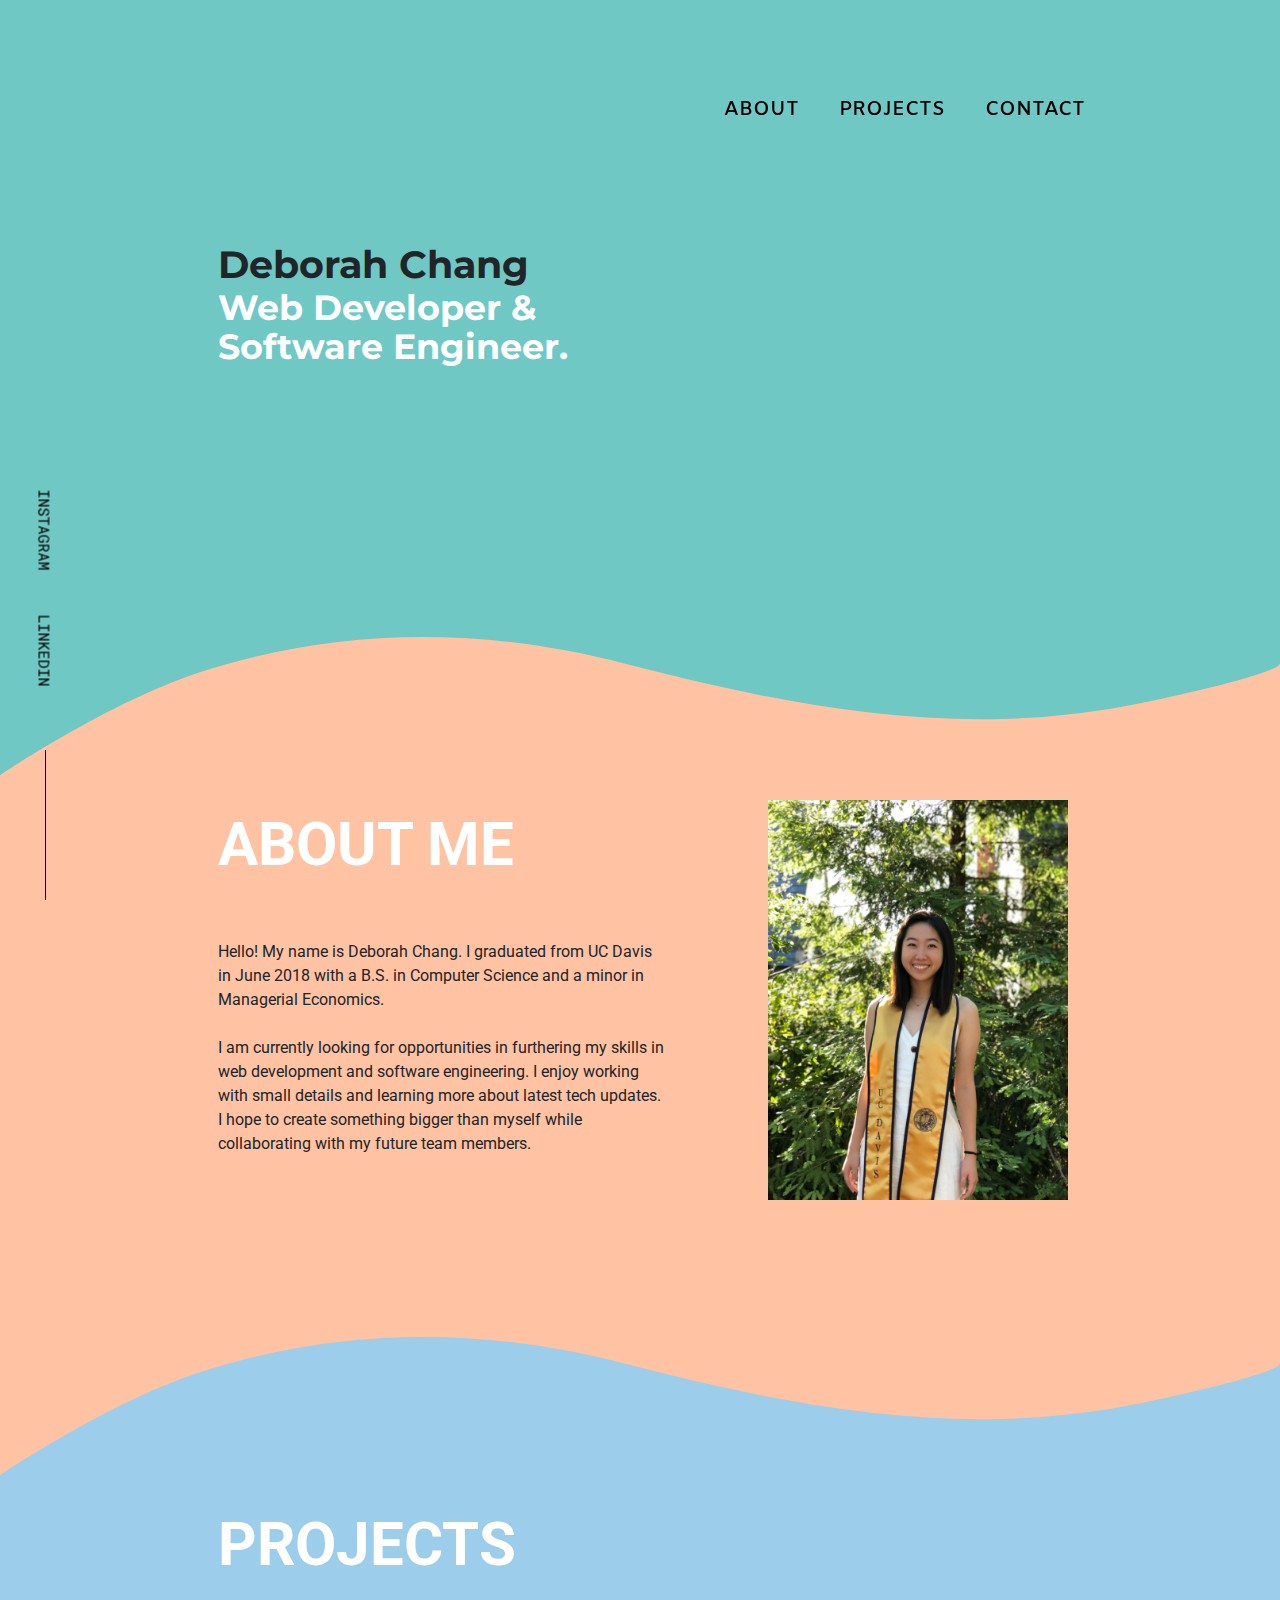
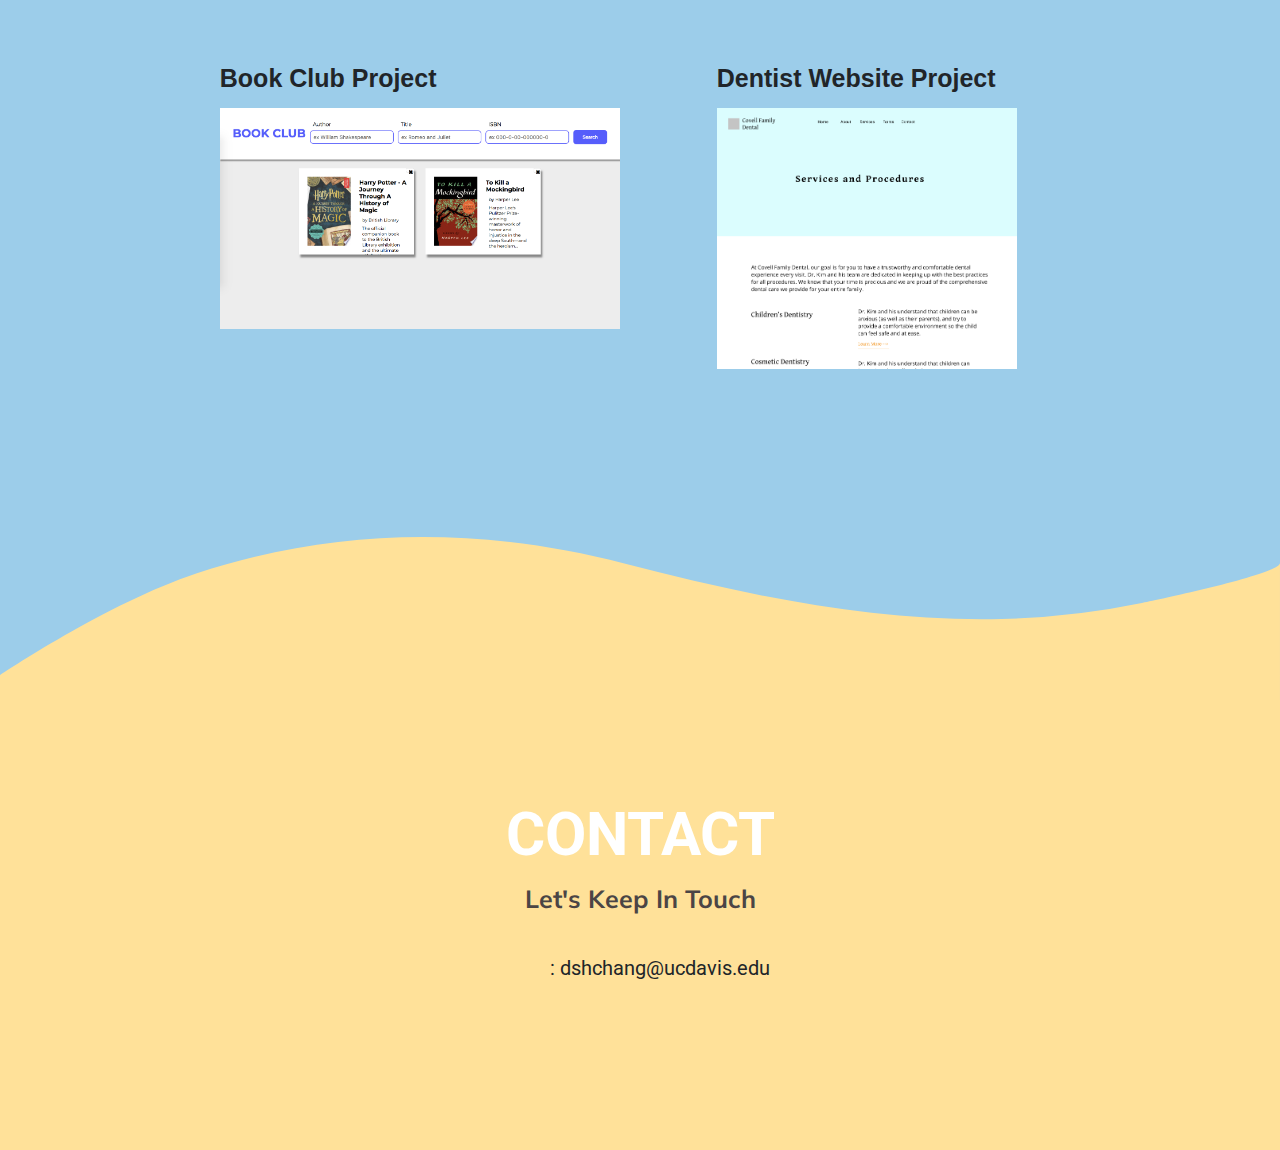
<file: index.html>
<!DOCTYPE html>

<html>
    <head>
        <link rel="stylesheet" type="text/css" href="main.css">
        
        <!--- for animate.css --->
        <link rel="stylesheet" href="https://maxcdn.bootstrapcdn.com/bootstrap/4.0.0/css/bootstrap.min.css" integrity="sha384-Gn5384xqQ1aoWXA+058RXPxPg6fy4IWvTNh0E263XmFcJlSAwiGgFAW/dAiS6JXm" crossorigin="anonymous">
        <link rel="stylesheet" href="https://cdnjs.cloudflare.com/ajax/libs/animate.css/3.7.0/animate.css" />       
        <meta name="viewport" content="width=device-width, initial-scale=1.0">
        
        <script src="http://ajax.googleapis.com/ajax/libs/jquery/1.8.1/jquery.min.js"></script>
            
        <!--- jQuery CDN --->
        <script
        src="https://code.jquery.com/jquery-3.3.1.js"
        integrity="sha256-2Kok7MbOyxpgUVvAk/HJ2jigOSYS2auK4Pfzbm7uH60="
        crossorigin="anonymous">
        </script>    
        
        <!--- font awesome --->
        <link rel="stylesheet" href="https://use.fontawesome.com/releases/v5.1.1/css/all.css" integrity="sha384-O8whS3fhG2OnA5Kas0Y9l3cfpmYjapjI0E4theH4iuMD+pLhbf6JI0jIMfYcK3yZ" crossorigin="anonymous">
        
        <!--- Montserrat font --->
        <link href="https://fonts.googleapis.com/css?family=Montserrat:300,400,700" rel="stylesheet">
        
        <!--- Roboto Mono font --->
        <link href="https://fonts.googleapis.com/css?family=Roboto+Mono:300,400" rel="stylesheet">
        
        <!--- Roboto font --->
        <link href="https://fonts.googleapis.com/css?family=Roboto:400,700" rel="stylesheet">
        
        <!--- Muli font --->
        <link href="https://fonts.googleapis.com/css?family=Muli:400,700" rel="stylesheet">
        
        <!--- Amiko font --->
        <link href="https://fonts.googleapis.com/css?family=Amiko:400,600" rel="stylesheet">
    </head>
    
    <body>
        <section class="mainblock">
            <svg id="curveone" data-name="Layer 1" xmlns="http://www.w3.org/2000/svg" viewBox="0 0 1400 178.34"><path class="cls-1" d="M0,282.77s117.2-79,215.36-111.48c153.81-50.81,311.81-51,467.52-10.51,134.44,35,273.25,63.76,412.87,60.51a857.4,857.4,0,0,0,153.18-17.4C1264.4,200.7,1400,172.41,1400,160V310H0Z" transform="translate(0 -131.67)"/></svg>
        
            <ul class="nav">
                <li><a href="#curveone" class="underline animated fadeIn">ABOUT</a></li>
                <li><a href="#curvetwo" class="underline animated fadeIn">PROJECTS</a></li>
                <li><a href="#curvethree" class="underline animated fadeIn">CONTACT</a></li>
            </ul>

            <p class="titlename animated fadeIn">Deborah Chang</p>
            <p class="titlebio animated fadeIn">Web Developer &</p>
            <p class="titlebio animated fadeIn">Software Engineer.</p>
            
            <div class="sidecontact">
                <a href="https://www.instagram.com/debochang/" class="animated fadeIn" target="_blank">INSTAGRAM</a>
                <a href="https://www.linkedin.com/in/deborah-chang-b2a832151/" class="animated fadeIn" target="_blank">LINKEDIN</a>
            </div>
            <div class="v1 animated fadeIn"></div>
        </section>
        

        <section class="aboutblock">
            <svg id="curvetwo" data-name="Layer 1" xmlns="http://www.w3.org/2000/svg" viewBox="0 0 1400 178.34"><path class="cls-1" d="M0,282.77s117.2-79,215.36-111.48c153.81-50.81,311.81-51,467.52-10.51,134.44,35,273.25,63.76,412.87,60.51a857.4,857.4,0,0,0,153.18-17.4C1264.4,200.7,1400,172.41,1400,160V310H0Z" transform="translate(0 -131.67)"/></svg>
         
            <div class="scroll-animations">
                <div class="animated">    
                    <p class="titleabout">ABOUT ME</p>
                    <img src="picofme.jpeg" class="picofme">
            
                    <p class="bioabout">
                    Hello! My name is Deborah Chang. I graduated from UC Davis in June 2018 with a B.S. in Computer Science and a minor in Managerial Economics.
                    <br><br>
                    I am currently looking for opportunities in furthering my skills in web development and software engineering. I enjoy working with small details and learning more about latest tech updates. I hope to create something bigger than myself while collaborating with my future team members.
                    </p>          
                </div>
            </div>

        </section>   
        
        <section class="projectsblock">
            <svg id="curvethree" data-name="Layer 1" xmlns="http://www.w3.org/2000/svg" viewBox="0 0 1400 178.34"><path class="cls-1" d="M0,282.77s117.2-79,215.36-111.48c153.81-50.81,311.81-51,467.52-10.51,134.44,35,273.25,63.76,412.87,60.51a857.4,857.4,0,0,0,153.18-17.4C1264.4,200.7,1400,172.41,1400,160V310H0Z" transform="translate(0 -131.67)"/></svg>
     
            <div class="scroll-animations">
                <div class="animated">
                    <p class="titleprojects">PROJECTS</p>
                    <div class="projectone">
                        <p class="bookclubtitle">Book Club Project</p>
                        <div class="container">
                            <img src="bookclubimage.png"  class="bookclubimg">   
                            <div class="overlay">
                                <a href="https://codepen.io/deborahchang3/pen/XBpwjm" class="icon" title="User Profile" target="_blank">
                                    <i class="fab fa-codepen"></i>
                                </a>
                            </div>
                        </div>            
                    </div>
                
                    <div class="projecttwo">
                        <p class="dentisttitle">Dentist Website Project</p>
                        <div class="containertwo">
                            <img src="dentistimage.png" class="dentistimg">
                            <div class="overlay">
                                <div class="text">Coming soon!</div>
                            </div>
                        </div>           
                    </div>         
                </div>
            </div>
        
        </section>   
        
        <section class="contactblock">
            
            <div class="scroll-animations">
                <div class="animated">
                    <div class="contactintro">
                        <p class="titlecontact">CONTACT</p>
                        <p class="keepintouch">Let's Keep In Touch</p>
                    </div>
          
                    <i class="far fa-envelope"></i>
                    <p class="email">: dshchang@ucdavis.edu </p>
        
                    <a href="https://www.instagram.com/debochang/" target="_blank"><i class="fab contact fa-instagram"></i></a>
                    <a href="https://www.linkedin.com/in/deborah-chang-b2a832151/" target="_blank"><i class="fab contact fa-linkedin"></i></a>
                    <a href="https://github.com/deborah3" target="_blank"><i class="fab contact fa-github"></i></a>
                </div>
            </div>
        </section>

        <script src="portfolio.js"></script>
    </body>
</html>
</file>
<file: main.css>
body {
    margin: 0;
    padding: 0;
}

section.mainblock {
    background-color: #6FC8C4;
    position: relative;
    margin: 0;
    padding: 0;
    width: 100%;
    height: 800px;
}

#curveone {
    position: absolute;
    bottom: 0;
    width: 100%;
}

#curveone path {
    fill: #FFC2A2;
}

section.aboutblock {
    background-color: #FFC2A2;
    position: relative;
    width: 100%;
    height: 700px;
}

#curvetwo {
    position: absolute;
    bottom: 0;
    width: 100%;
}

#curvetwo path {
    fill: #9CCDEA;
}

section.projectsblock {
    background-color: #9CCDEA;
    position: relative;
    width: 100%;
    height: 800px;
}

#curvethree {
    position: absolute;
    bottom: 0;
    width: 100%;
}

#curvethree path {
    fill: #FFE199;
}

section.contactblock {
    background-color: #FFE199;
    width: 100%;
    height: 450px;
    
}

ul {
    margin: 0;
    position: fixed;
    top: 10%;
    left: 55%;
    z-index: 2;
}

.nav li{
    list-style-type: none;
    display: inline;
}  

.nav li a {
    font-family: 'Amiko', sans-serif;
    color: black;
    text-decoration: none;
    display: inline;
    padding: 10px 20px 10px 20px;
    font-weight: 600;
    font-size: 20px;
    line-height: 2;
}

.nav li a:hover {
    color: black;
    background-color: white;
}

.underline {
    display: inline;
    position: relative;
    overflow: hidden;
}

.underline:after {
    content: "";
    position: absolute;
    z-index: -1;
    right: 0;
    width: 0;
    bottom: -5px;
    background: #000;
    height: 4px;
    transition-property: width;
    transition-duration: 0.3s;
    transition-timing-function: ease-out;
}   

.underline:hover:after, 
.underline:focus:after,
.underline:active:after {
    left: 0;
    right: auto;
    width: 100%;
}

.titlename {
    font-family: 'Montserrat', sans-serif;
    font-weight: bold;
    position: relative;
    margin: 0;
    top: 30%;
    left: 17%;
    font-size: 38px;
    width: 350px;
    line-height: 1.3;
}

.titlebio {
    font-family: 'Montserrat', sans-serif;
    font-weight: bold;
    color: white;
    margin: 0;
    position: relative;
    top: 30%;
    left: 17%;
    font-size: 35px; 
    width: 400px;
    line-height: 1.1;
}

.sidecontact {
    position: fixed;
    bottom: 300px;
    left: -75px;
    z-index: 2;
    transform: rotate(90deg);
}

.sidecontact a{
    text-decoration: none;
    color: black;
    font-family: 'Roboto Mono', sans-serif;
    padding-left: 20px;
    padding-right: 20px;
    font-size: 15px;
}

.sidecontact a:hover {
    color: black;
    background-color: white;
}

.v1 {
    border-left: 1px solid black;
    height: 150px;
    z-index: 2;
    position: fixed;
    left: 45px;
    bottom: 0;
}

.titleabout {
    font-family: 'Roboto', sans-serif;
    color: white;
    font-weight: bold;
    font-size: 60px;
    position: absolute;
    left: 17%;
}

.picofme {
    width: 300px;
    position: absolute;
    left: 60%;
}

.bioabout {
    font-family: 'Roboto', sans-serif;
    width: 450px;
    position: absolute;
    top: 20%;
    left: 17%;
}

.titleprojects {
    margin: 0;
    font-family: 'Roboto', sans-serif;
    color: white;
    font-weight: bold;
    font-size: 60px;
    position: absolute;
    left: 17%;
}

.projectone {
    position: absolute;
    top: 20%;
    left: 16%;
}

.container {
    position: relative;
    width: 100%;
}

.overlay {
    position: absolute;
    top: 0;
    bottom: 0;
    left: 0;
    right: 0;
    height: 100%;
    width: 100%;
    opacity: 0;
    transition: .3s ease;
    background-color: #FF918E;
}

.container:hover .overlay {
    opacity: 1;
}

.icon {
    color: white;
    font-size: 100px;
    position: absolute;
    top: 50%;
    left: 50%;
    transform: translate(-50%, -50%);
    -ms-transform: translate(-50%, -50%);
    text-align: center;
}

.fa-user:hover {
    color: #eee;
}

.icon:hover {
    color: #4B4545;
}

.bookclubtitle {
    margin: 0;
    font-family: 'Karla', sans-serif;
    font-weight: bold;
    font-size: 25px;
    padding-bottom: 10px;
    padding-left: 15px;
}

.dentisttitle {
    margin: 0;
    font-family: 'Karla', sans-serif;
    font-weight: bold;
    font-size: 25px;
    padding-bottom: 10px;
}

.bookclubimg {
    width: 400px;
}

.projecttwo {
    position: absolute;
    top: 20%;
    left: 56%
}

.containertwo {
    position: relative;
    width: 100%;
}

.containertwo:hover .overlay {
    opacity: 1;
}

.text {
    color: white;
    font-family: 'Roboto', sans-serif;
    font-weight: bold;
    font-size: 30px;
    position: absolute;
    top: 50%;
    left: 50%;
    -webkit-transform: translate(-50%, -50%);
    -ms-transform: translate(-50%, -50%);
    transform: translate(-50%, -50%);
    text-align: center;
    z-index: 3;
}

.dentistimg {
    width: 300px;
}

.contactintro {
    position: relative;
    top: 90px;
}

.titlecontact {
    margin: 0;
    font-family: 'Roboto', sans-serif;
    font-weight: bold;
    color: white;
    font-size: 60px;
    text-align: center;
}

.keepintouch {                                         
    font-weight: bold;
    color: #4B4545;
    font-family: 'Muli', sans-serif;
    font-size: 25px;
    margin: 0;
    text-align: center;
}

i.far {
    font-size: 30px;
    position: relative;
    left: 40%;
    top: 158px;
}

.email {
    position: relative;
    top: 125px;
    left: 43%;
    font-size: 20px;
    margin: 0;
    width: 300px;
}

i.contact {
    font-size: 30px;
    position: relative;
    left: 43%;
    top: 150px;
    padding: 15px;
    color: #4B4545;
}

i.contact:hover {
    color: white;
}
/* ------ media screen ------ */

@media only screen and (max-width: 600px) {
    .titlename {
        font-size: 25px;
        top: 35%;
        width: 250px;
    }
    
    .titlebio {
        font-size: 25px;
        top: 35%;
        width: 300px;
    }
    
    .sidecontact a {
        font-size: 13px;
    }
    
    .v1 {
        left: 33px;
    }
    
    .titleabout {
        font-size: 35px;
        left: 33%;
    }
    
    .picofme {
        left: 30%;
    }
    
    .bioabout {
        font-size: 14px;
        width: 350px;
        top: 50%;
        left: 30%;
    } 
    
    .titleprojects {
        font-size: 35px;
        width: 250px;
        left: 30%
    }
    
    .projectone {
        top: 10%;
        left: 20%;
    }
    
    .projecttwo {
        top: 40%;
        left: 22%
    }
    
    .bookclubtitle {
        font-size: 15px;
    }
    
    .dentisttitle {
        font-size: 15px;
    }
    
    .bookclubimg {
        width: 280px;
    }
    
    .dentistimg {
        width: 280px;
    }   
    
    .contactintro {
        left:  5%;
        width: 380px;
    }

    .titlecontact {
        font-size: 45px;
    }

    i.far {
        font-size: 30px;
        position: relative;
        left: 25%;
        top: 160px;
    }

    .email {
        position: relative;
        top: 130px;
        left: 35%;
        font-size: 20px;
        width: 220px;
    }    
    
    i.contact{
        left: 30%;
    }
    
}

@media only screen and (max-width: 1000px) {
    .picofme {
        top: 10%;
        width: 200px;
    }
    
    .bioabout {
        width: 250px;
    }
    
    .bookclubtitle {
        font-size: 20px;
    }
    
    .dentisttitle {
        font-size: 20px;
    }
    
    .bookclubimg {
        width: 280px;
    }
    
    .dentistimg {
        width: 280px;
    }
}
</file>
